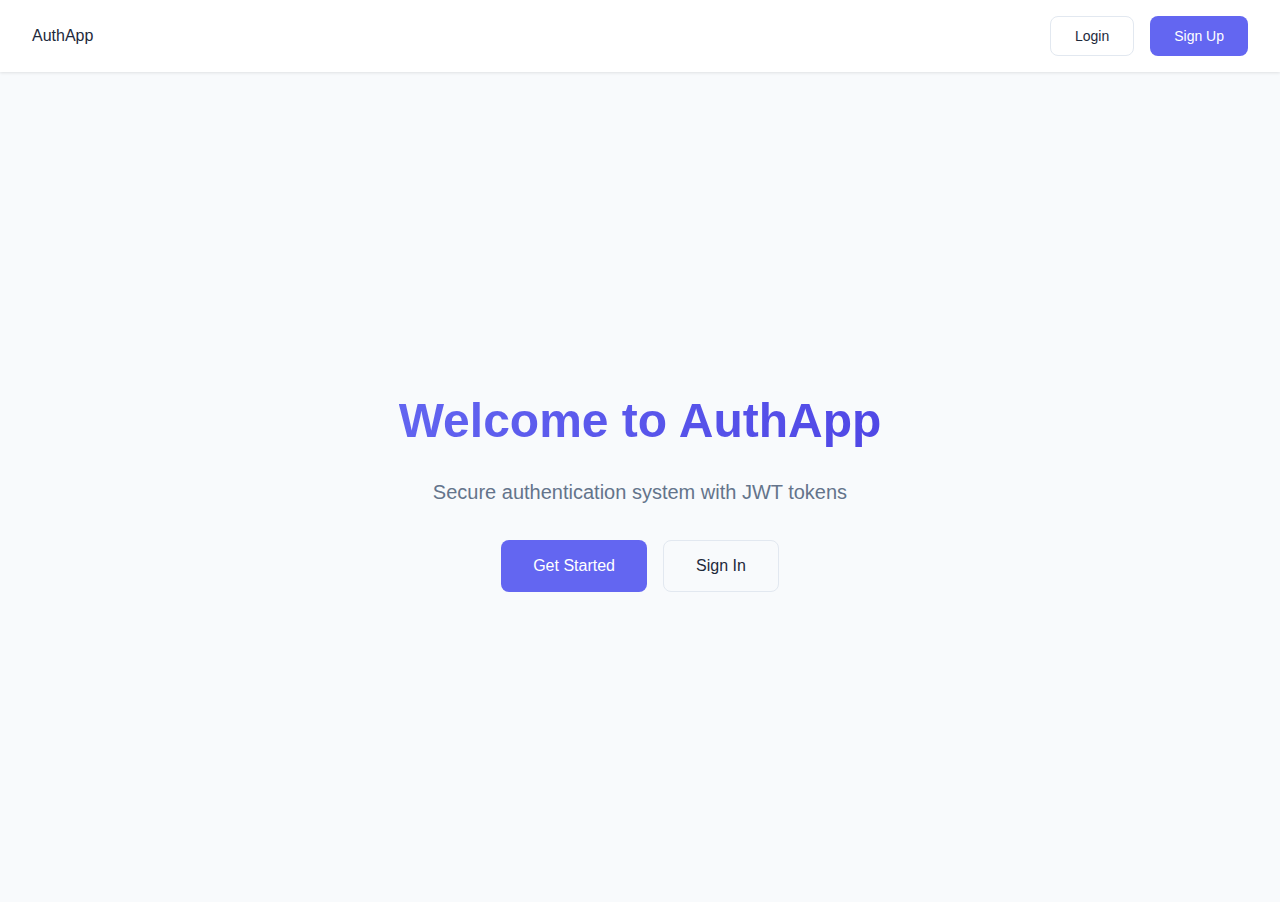
<file: index.html>
<!DOCTYPE html>
<html lang="en">
<head>
    <meta charset="UTF-8">
    <meta name="viewport" content="width=device-width, initial-scale=1.0">
    <title>Auth System - Home</title>
    <link rel="stylesheet" href="css/style.css">
</head>
<body>
    <nav class="navbar">
        <div class="nav-brand">AuthApp</div>
        <div class="nav-links">
            <a href="login.html" class="btn btn-secondary">Login</a>
            <a href="signup.html" class="btn btn-primary">Sign Up</a>
        </div>
    </nav>

    <main class="hero">
        <div class="hero-content">
            <h1>Welcome to AuthApp</h1>
            <p>Secure authentication system with JWT tokens</p>
            <div class="hero-buttons">
                <a href="signup.html" class="btn btn-primary btn-large">Get Started</a>
                <a href="login.html" class="btn btn-secondary btn-large">Sign In</a>
            </div>
        </div>
    </main>

    <script src="js/auth.js"></script>
</body>
</html>
</file>
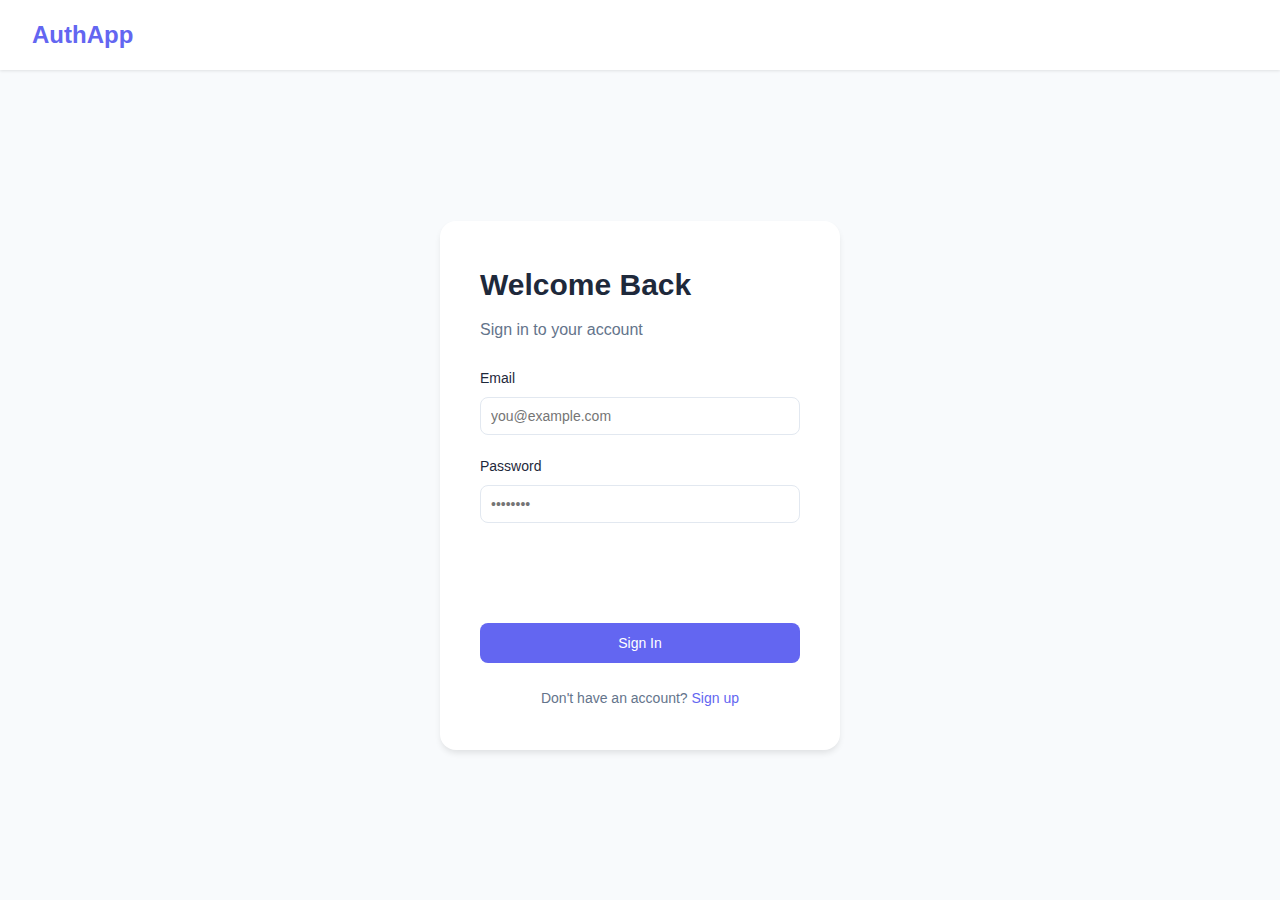
<file: dashboard.html>
<!DOCTYPE html>
<html lang="en">
<head>
    <meta charset="UTF-8">
    <meta name="viewport" content="width=device-width, initial-scale=1.0">
    <title>Dashboard - AuthApp</title>
    <link rel="stylesheet" href="css/style.css">
</head>
<body>
    <nav class="navbar">
        <div class="nav-brand"><a href="index.html">AuthApp</a></div>
        <div class="nav-user">
            <span id="userName">Loading...</span>
            <button onclick="Auth.logout()" class="btn btn-secondary">Logout</button>
        </div>
    </nav>

    <main class="dashboard">
        <div class="dashboard-header">
            <h1>Dashboard</h1>
            <p>Welcome back! You are successfully authenticated.</p>
        </div>
        
        <div class="dashboard-grid">
            <div class="card">
                <h3>Account Info</h3>
                <div id="userInfo" class="user-info">
                    <p><strong>Email:</strong> <span id="userEmail">-</span></p>
                    <p><strong>User ID:</strong> <span id="userId">-</span></p>
                </div>
            </div>
            
            <div class="card">
                <h3>Protected Data</h3>
                <button onclick="fetchProtectedData()" class="btn btn-primary">Fetch Protected Data</button>
                <div id="protectedData" class="protected-data"></div>
            </div>
        </div>
    </main>

    <script src="js/auth.js"></script>
    <script>
        document.addEventListener('DOMContentLoaded', async () => {
            // Check authentication
            if (!Auth.isLoggedIn()) {
                window.location.href = 'login.html';
                return;
            }
            
            // Load user data
            const user = Auth.getUser();
            if (user) {
                document.getElementById('userName').textContent = user.name || user.email;
                document.getElementById('userEmail').textContent = user.email;
                document.getElementById('userId').textContent = user.id;
            }
        });
        
        async function fetchProtectedData() {
            const result = await Auth.fetchProtected();
            const dataDiv = document.getElementById('protectedData');
            
            if (result.success) {
                dataDiv.innerHTML = `
                    <div class="success-box">
                        <p><strong>Message:</strong> ${result.data.message}</p>
                        <p><strong>User ID:</strong> ${result.data.userId}</p>
                        <p><strong>Timestamp:</strong> ${new Date(result.data.timestamp).toLocaleString()}</p>
                    </div>
                `;
            } else {
                dataDiv.innerHTML = `<div class="error-box">${result.message}</div>`;
            }
        }
    </script>
</body>
</html>
</file>
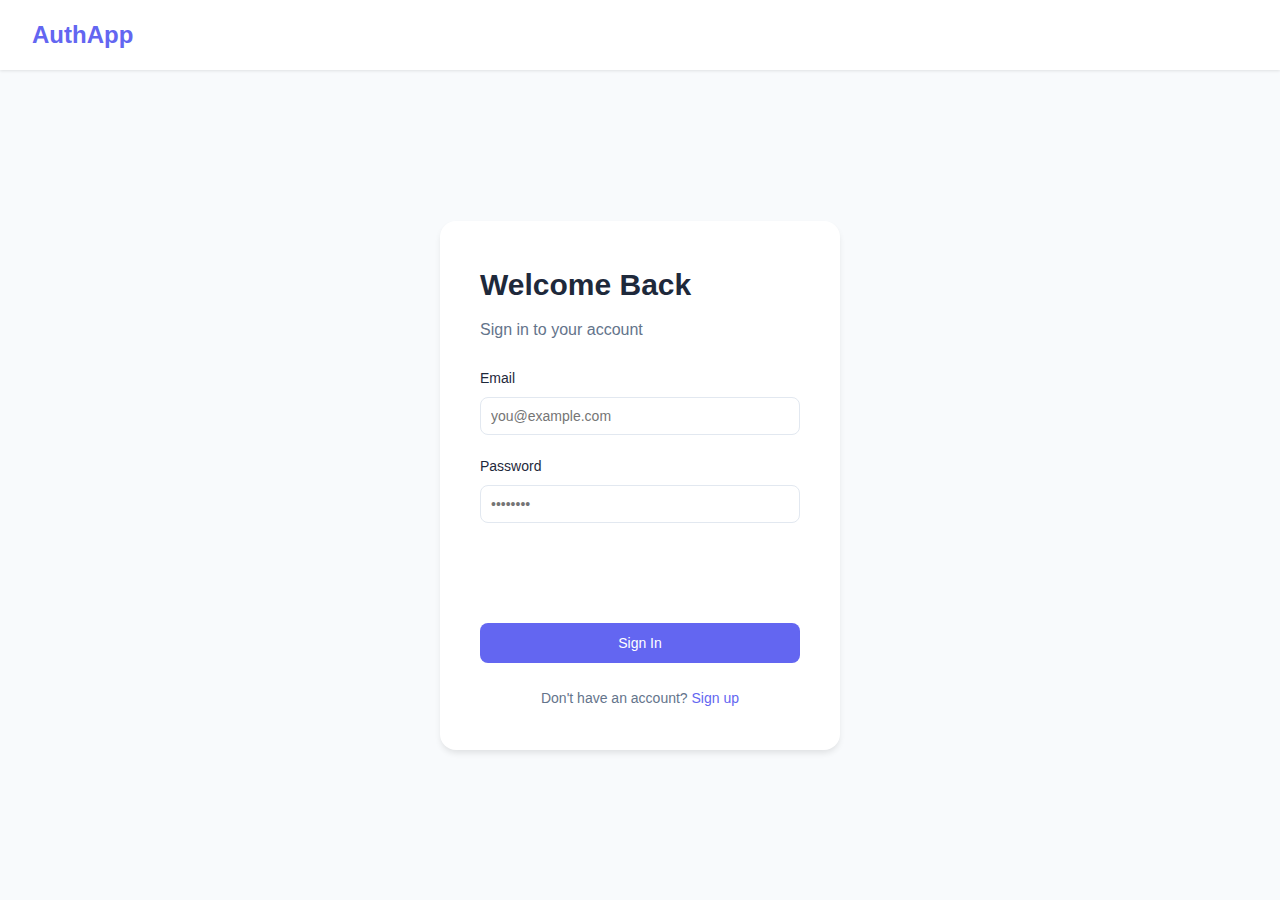
<file: login.html>
<!DOCTYPE html>
<html lang="en">
<head>
    <meta charset="UTF-8">
    <meta name="viewport" content="width=device-width, initial-scale=1.0">
    <title>Login - AuthApp</title>
    <link rel="stylesheet" href="css/style.css">
</head>
<body>
    <nav class="navbar">
        <div class="nav-brand"><a href="index.html">AuthApp</a></div>
    </nav>

    <main class="auth-container">
        <div class="auth-card">
            <h2>Welcome Back</h2>
            <p class="auth-subtitle">Sign in to your account</p>
            
            <form id="loginForm" class="auth-form">
                <div class="form-group">
                    <label for="email">Email</label>
                    <input type="email" id="email" name="email" required placeholder="you@example.com">
                </div>
                
                <div class="form-group">
                    <label for="password">Password</label>
                    <input type="password" id="password" name="password" required placeholder="••••••••">
                </div>
                
                <div id="errorMessage" class="error-message"></div>
                <div id="successMessage" class="success-message"></div>
                
                <button type="submit" class="btn btn-primary btn-full" id="submitBtn">
                    <span class="btn-text">Sign In</span>
                    <span class="spinner hidden"></span>
                </button>
            </form>
            
            <p class="auth-footer">
                Don't have an account? <a href="signup.html">Sign up</a>
            </p>
        </div>
    </main>

    <script src="js/auth.js"></script>
    <script>
        document.addEventListener('DOMContentLoaded', () => {
            // Check if already logged in
            if (Auth.isLoggedIn()) {
                window.location.href = 'dashboard.html';
                return;
            }
            
            const form = document.getElementById('loginForm');
            const errorDiv = document.getElementById('errorMessage');
            const successDiv = document.getElementById('successMessage');
            const submitBtn = document.getElementById('submitBtn');
            const btnText = submitBtn.querySelector('.btn-text');
            const spinner = submitBtn.querySelector('.spinner');
            
            form.addEventListener('submit', async (e) => {
                e.preventDefault();
                
                // Reset messages
                errorDiv.textContent = '';
                successDiv.textContent = '';
                
                // Show loading
                submitBtn.disabled = true;
                btnText.classList.add('hidden');
                spinner.classList.remove('hidden');
                
                const email = document.getElementById('email').value;
                const password = document.getElementById('password').value;
                
                const result = await Auth.login(email, password);
                
                // Hide loading
                submitBtn.disabled = false;
                btnText.classList.remove('hidden');
                spinner.classList.add('hidden');
                
                if (result.success) {
                    successDiv.textContent = 'Login successful! Redirecting...';
                    setTimeout(() => {
                        window.location.href = 'dashboard.html';
                    }, 1000);
                } else {
                    errorDiv.textContent = result.message;
                }
            });
        });
    </script>
</body>
  </html>
</file>
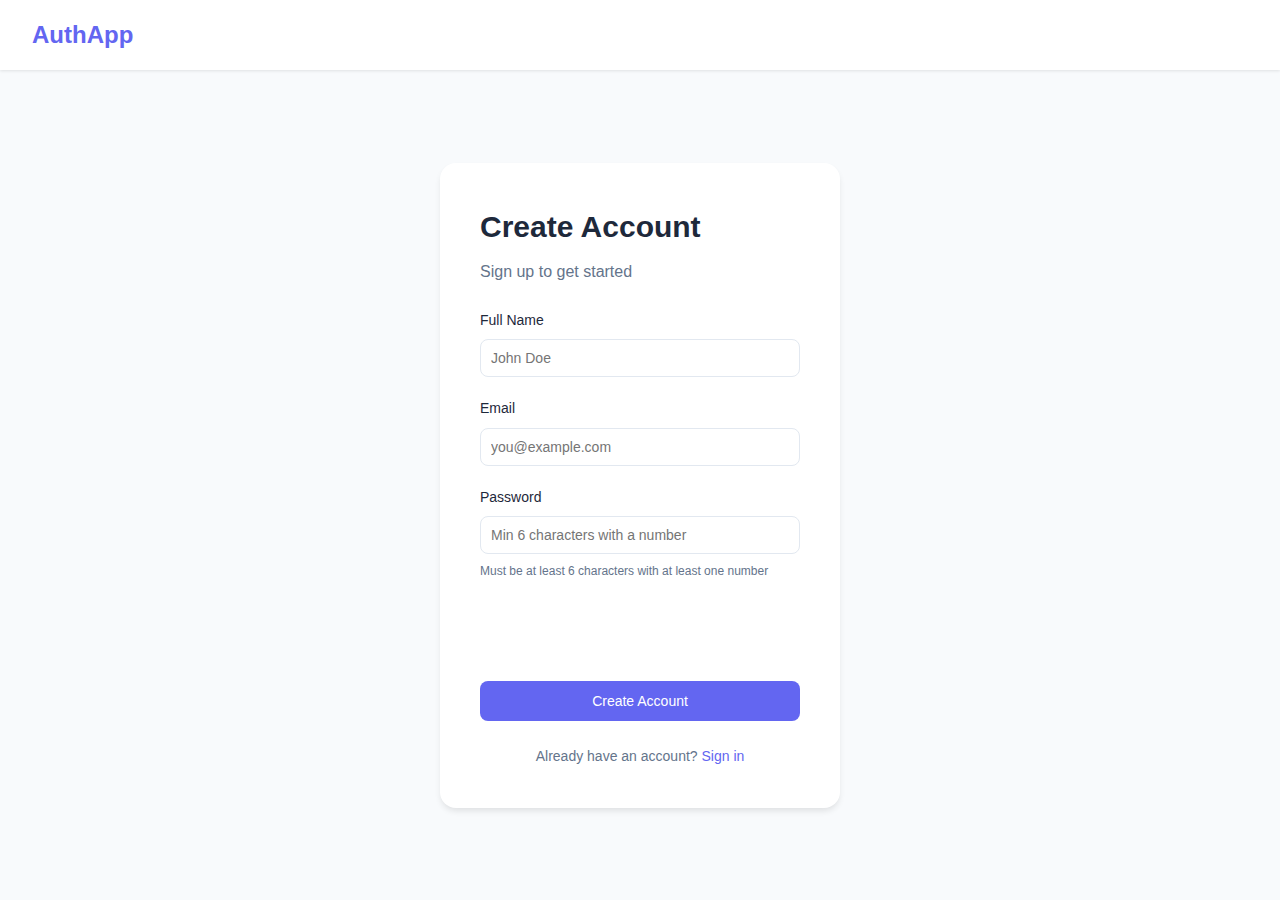
<file: signup.html>
<!DOCTYPE html>
<html lang="en">
<head>
    <meta charset="UTF-8">
    <meta name="viewport" content="width=device-width, initial-scale=1.0">
    <title>Sign Up - AuthApp</title>
    <link rel="stylesheet" href="css/style.css">
</head>
<body>
    <nav class="navbar">
        <div class="nav-brand"><a href="index.html">AuthApp</a></div>
    </nav>

    <main class="auth-container">
        <div class="auth-card">
            <h2>Create Account</h2>
            <p class="auth-subtitle">Sign up to get started</p>
            
            <form id="signupForm" class="auth-form">
                <div class="form-group">
                    <label for="name">Full Name</label>
                    <input type="text" id="name" name="name" required placeholder="John Doe">
                </div>
                
                <div class="form-group">
                    <label for="email">Email</label>
                    <input type="email" id="email" name="email" required placeholder="you@example.com">
                </div>
                
                <div class="form-group">
                    <label for="password">Password</label>
                    <input type="password" id="password" name="password" required placeholder="Min 6 characters with a number">
                    <small class="form-hint">Must be at least 6 characters with at least one number</small>
                </div>
                
                <div id="errorMessage" class="error-message"></div>
                <div id="successMessage" class="success-message"></div>
                
                <button type="submit" class="btn btn-primary btn-full" id="submitBtn">
                    <span class="btn-text">Create Account</span>
                    <span class="spinner hidden"></span>
                </button>
            </form>
            
            <p class="auth-footer">
                Already have an account? <a href="login.html">Sign in</a>
            </p>
        </div>
    </main>

    <script src="js/auth.js"></script>
    <script>
        document.addEventListener('DOMContentLoaded', () => {
            // Check if already logged in
            if (Auth.isLoggedIn()) {
                window.location.href = 'dashboard.html';
                return;
            }
            
            const form = document.getElementById('signupForm');
            const errorDiv = document.getElementById('errorMessage');
            const successDiv = document.getElementById('successMessage');
            const submitBtn = document.getElementById('submitBtn');
            const btnText = submitBtn.querySelector('.btn-text');
            const spinner = submitBtn.querySelector('.spinner');
            
            form.addEventListener('submit', async (e) => {
                e.preventDefault();
                
                // Reset messages
                errorDiv.textContent = '';
                successDiv.textContent = '';
                
                // Show loading
                submitBtn.disabled = true;
                btnText.classList.add('hidden');
                spinner.classList.remove('hidden');
                
                const name = document.getElementById('name').value;
                const email = document.getElementById('email').value;
                const password = document.getElementById('password').value;
                
                const result = await Auth.signup(name, email, password);
                
                // Hide loading
                submitBtn.disabled = false;
                btnText.classList.remove('hidden');
                spinner.classList.add('hidden');
                
                if (result.success) {
                    successDiv.textContent = 'Account created! Redirecting...';
                    setTimeout(() => {
                        window.location.href = 'dashboard.html';
                    }, 1000);
                } else {
                    errorDiv.textContent = result.message;
                }
            });
        });
    </script>
</body>
</html>
</file>
<file: css/style.css>
:root {
    --primary: #6366f1;
    --primary-dark: #4f46e5;
    --secondary: #64748b;
    --success: #10b981;
    --error: #ef4444;
    --bg: #f8fafc;
    --card-bg: #ffffff;
    --text: #1e293b;
    --text-light: #64748b;
    --border: #e2e8f0;
}

* {
    margin: 0;
    padding: 0;
    box-sizing: border-box;
}

body {
    font-family: -apple-system, BlinkMacSystemFont, 'Segoe UI', Roboto, 'Helvetica Neue', Arial, sans-serif;
    background-color: var(--bg);
    color: var(--text);
    line-height: 1.6;
}

/* Navigation */
.navbar {
    display: flex;
    justify-content: space-between;
    align-items: center;
    padding: 1rem 2rem;
    background: var(--card-bg);
    box-shadow: 0 1px 3px rgba(0,0,0,0.1);
}

.nav-brand a {
    font-size: 1.5rem;
    font-weight: 700;
    color: var(--primary);
    text-decoration: none;
}

.nav-links {
    display: flex;
    gap: 1rem;
}

.nav-user {
    display: flex;
    align-items: center;
    gap: 1rem;
}

/* Buttons */
.btn {
    display: inline-flex;
    align-items: center;
    justify-content: center;
    padding: 0.5rem 1.5rem;
    border: none;
    border-radius: 0.5rem;
    font-size: 0.875rem;
    font-weight: 500;
    text-decoration: none;
    cursor: pointer;
    transition: all 0.2s;
}

.btn-primary {
    background: var(--primary);
    color: white;
}

.btn-primary:hover {
    background: var(--primary-dark);
}

.btn-secondary {
    background: transparent;
    color: var(--text);
    border: 1px solid var(--border);
}

.btn-secondary:hover {
    background: var(--bg);
}

.btn-large {
    padding: 0.75rem 2rem;
    font-size: 1rem;
}

.btn-full {
    width: 100%;
    padding: 0.75rem;
}

/* Hero Section */
.hero {
    display: flex;
    align-items: center;
    justify-content: center;
    min-height: calc(100vh - 70px);
    text-align: center;
    padding: 2rem;
}

.hero-content h1 {
    font-size: 3rem;
    margin-bottom: 1rem;
    background: linear-gradient(135deg, var(--primary), var(--primary-dark));
    -webkit-background-clip: text;
    -webkit-text-fill-color: transparent;
}

.hero-content p {
    font-size: 1.25rem;
    color: var(--text-light);
    margin-bottom: 2rem;
}

.hero-buttons {
    display: flex;
    gap: 1rem;
    justify-content: center;
}

/* Auth Container */
.auth-container {
    display: flex;
    align-items: center;
    justify-content: center;
    min-height: calc(100vh - 70px);
    padding: 2rem;
}

.auth-card {
    background: var(--card-bg);
    padding: 2.5rem;
    border-radius: 1rem;
    box-shadow: 0 4px 6px -1px rgba(0, 0, 0, 0.1);
    width: 100%;
    max-width: 400px;
}

.auth-card h2 {
    font-size: 1.875rem;
    margin-bottom: 0.5rem;
}

.auth-subtitle {
    color: var(--text-light);
    margin-bottom: 1.5rem;
}

/* Form */
.auth-form {
    display: flex;
    flex-direction: column;
    gap: 1.25rem;
}

.form-group {
    display: flex;
    flex-direction: column;
    gap: 0.5rem;
}

.form-group label {
    font-size: 0.875rem;
    font-weight: 500;
    color: var(--text);
}

.form-group input {
    padding: 0.625rem;
    border: 1px solid var(--border);
    border-radius: 0.5rem;
    font-size: 0.875rem;
    transition: border-color 0.2s;
}

.form-group input:focus {
    outline: none;
    border-color: var(--primary);
}

.form-hint {
    font-size: 0.75rem;
    color: var(--text-light);
}

/* Messages */
.error-message {
    color: var(--error);
    font-size: 0.875rem;
    min-height: 1.25rem;
}

.success-message {
    color: var(--success);
    font-size: 0.875rem;
    min-height: 1.25rem;
}

.error-box {
    background: #fef2f2;
    border: 1px solid #fecaca;
    color: var(--error);
    padding: 1rem;
    border-radius: 0.5rem;
    margin-top: 1rem;
}

.success-box {
    background: #f0fdf4;
    border: 1px solid #bbf7d0;
    color: #166534;
    padding: 1rem;
    border-radius: 0.5rem;
    margin-top: 1rem;
}

/* Auth Footer */
.auth-footer {
    text-align: center;
    margin-top: 1.5rem;
    font-size: 0.875rem;
    color: var(--text-light);
}

.auth-footer a {
    color: var(--primary);
    text-decoration: none;
    font-weight: 500;
}

.auth-footer a:hover {
    text-decoration: underline;
}

/* Loading Spinner */
.spinner {
    width: 20px;
    height: 20px;
    border: 2px solid #ffffff;
    border-top-color: transparent;
    border-radius: 50%;
    animation: spin 1s linear infinite;
}

@keyframes spin {
    to { transform: rotate(360deg); }
}

.hidden {
    display: none !important;
}

/* Dashboard */
.dashboard {
    max-width: 1200px;
    margin: 0 auto;
    padding: 2rem;
}

.dashboard-header {
    margin-bottom: 2rem;
}

.dashboard-header h1 {
    font-size: 2rem;
    margin-bottom: 0.5rem;
}

.dashboard-grid {
    display: grid;
    grid-template-columns: repeat(auto-fit, minmax(300px, 1fr));
    gap: 1.5rem;
}

.card {
    background: var(--card-bg);
    padding: 1.5rem;
    border-radius: 0.75rem;
    box-shadow: 0 1px 3px rgba(0,0,0,0.1);
}

.card h3 {
    font-size: 1.125rem;
    margin-bottom: 1rem;
    color: var(--text);
}

.user-info p {
    margin-bottom: 0.5rem;
    color: var(--text-light);
}

.user-info strong {
    color: var(--text);
}

.protected-data {
    margin-top: 1rem;
}

/* Responsive */
@media (max-width: 640px) {
    .hero-content h1 {
        font-size: 2rem;
    }
    
    .hero-buttons {
        flex-direction: column;
    }
    
    .auth-card {
        padding: 1.5rem;
    }
  }
</file>
